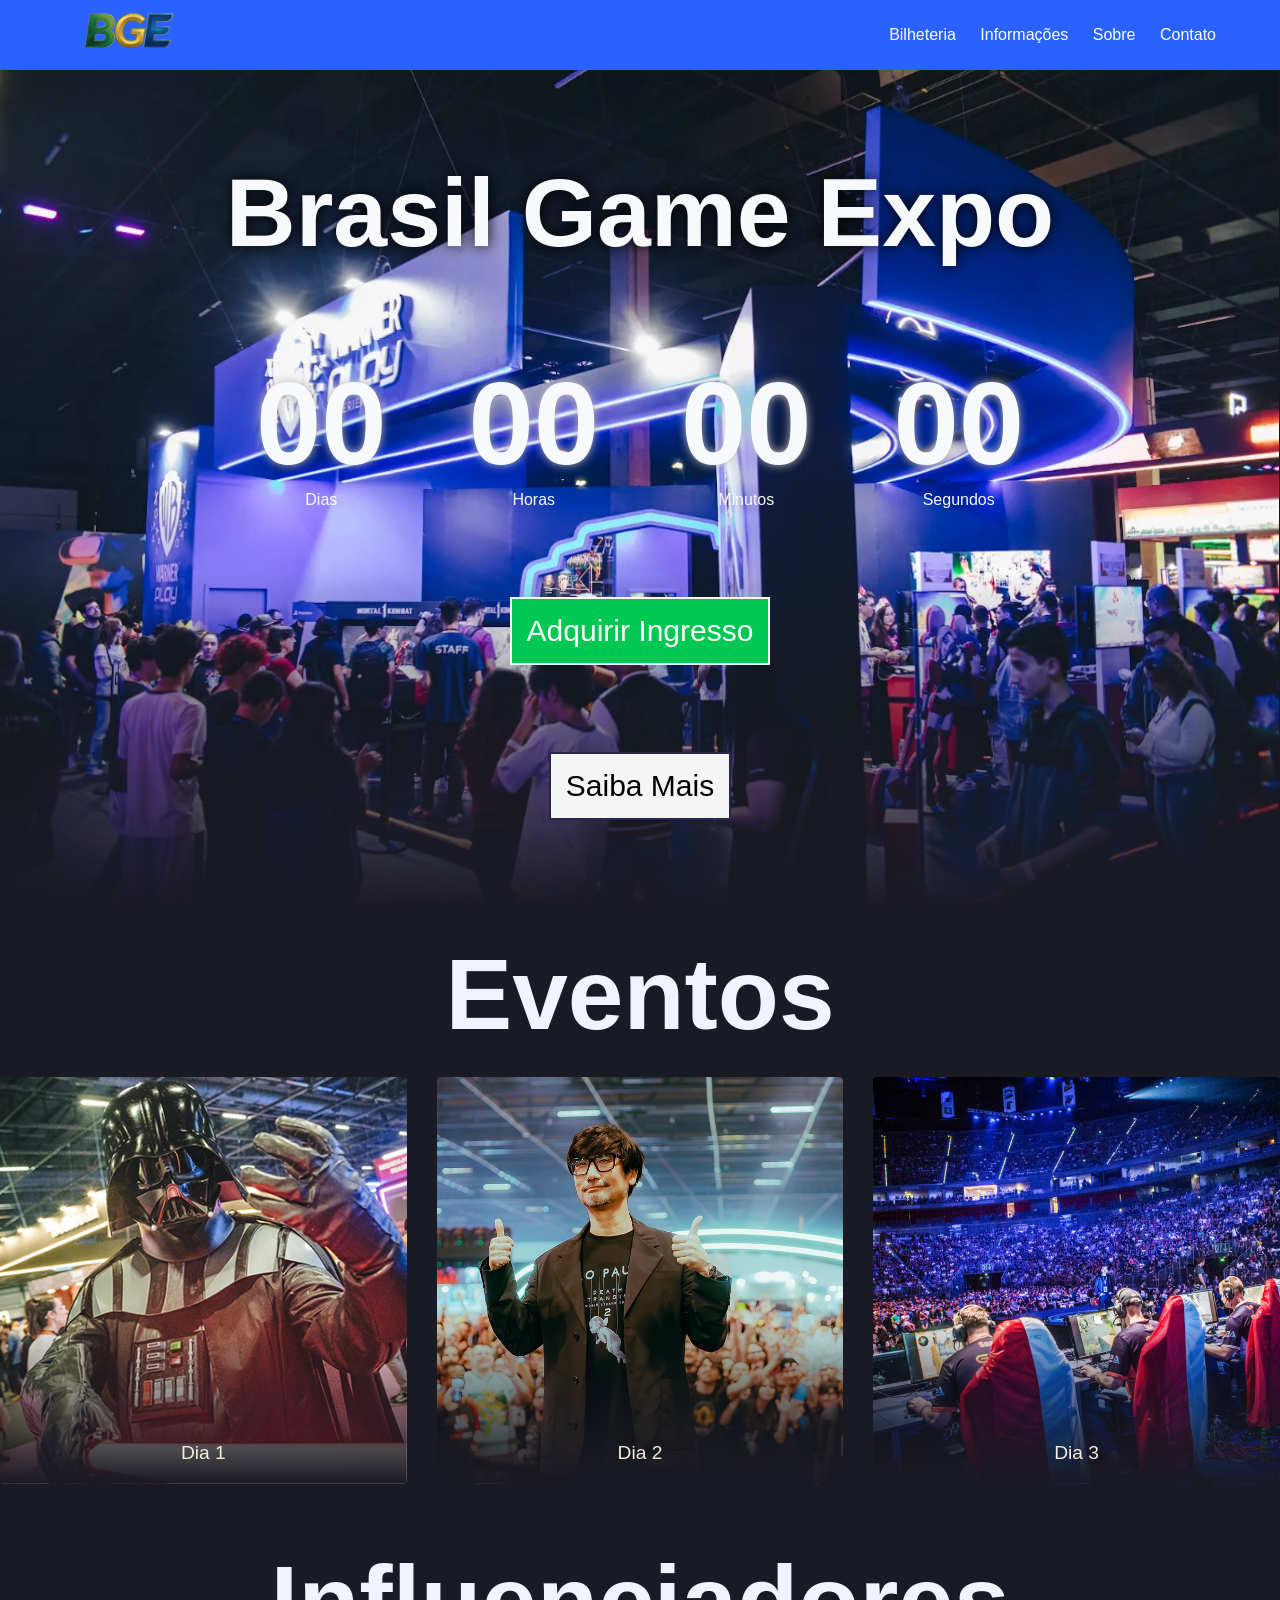
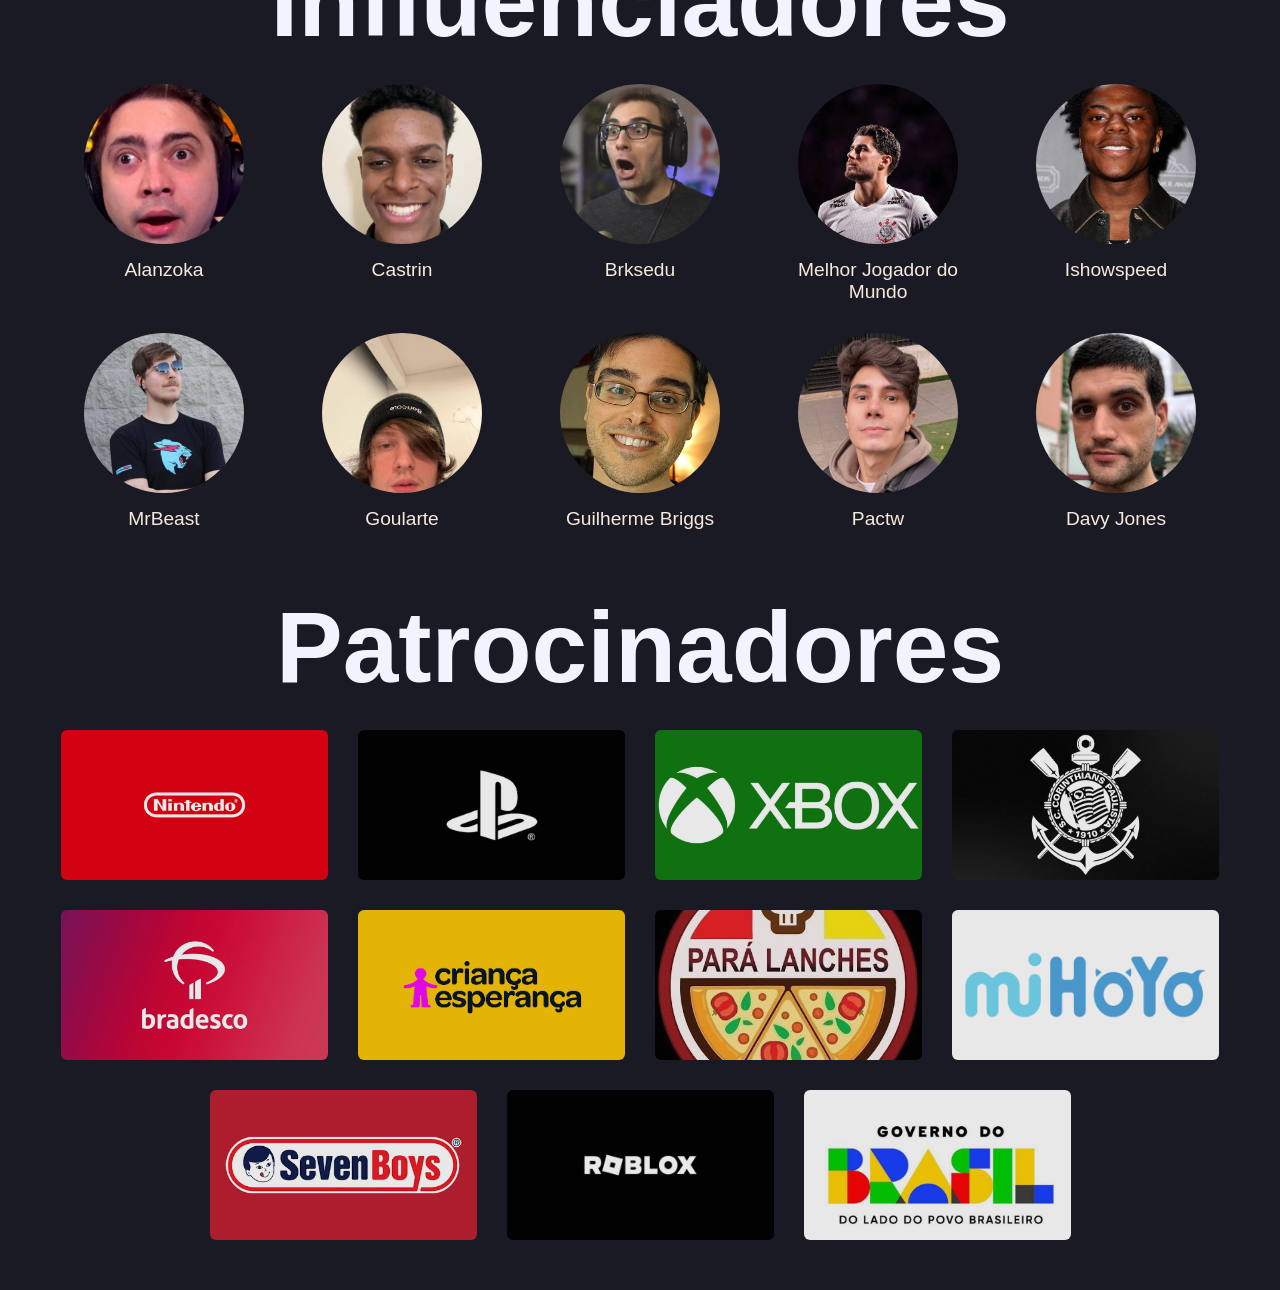
<file: index.html>
<!DOCTYPE html>
<html lang="pt-br">
<head>
    <meta charset="UTF-8">
    <meta name="viewport" content="width=device-width, initial-scale=1.0">
    <link rel="stylesheet" href="css/style.css">
    
   

    <title>Home</title>
</head>
<body>
 <header class="navbar">
        <div class="logo">
            <a href="index.html">
            <img src="img/logobge.png" alt="BGE"> 
            </a>
        </div>
        <nav class="nav-links">
            <a href="ingresso.html">Bilheteria</a>
            <a href="info.html">Informações</a>
            <a href="sobre.html">Sobre</a>
            <a href="contato.html">Contato</a>
        </nav>
    </header>

    <div class="container">
        <div class='title'>            
            <h1>Brasil Game Expo</h1>
            
        </div>

        <div class="countdown">
            <div>
                <h1 id="dias">00</h1>
                <p>Dias</p>
            </div>
            <div>
                <h1 id="horas">00</h1>
                <p>Horas</p>
            </div>
            <div>
                <h1 id="minutos">00</h1>
                <p>Minutos</p>
            </div>
            <div>
                <h1 id="segundos">00</h1>
                <p>Segundos</p>
            </div>
        </div>

        <div class='button' id='btnCadastrar'>            
            <p>Adquirir Ingresso</p>
            
        </div>

        <div class='button2' id='btnInfo'>            
            <p>Saiba Mais</p>
        </div> 
    </div>

    <div class="separar"></div>
    <!-- parte apenas para separar com uma linha -->

    <div class="eventos">
        <h1 id="evento_p">Eventos</h1>

        <div class="carousel">
            <!-- Cards dos eventos  -->
            <div class="produto-grid">
                
                <!-- Card 1 -->
                <div class="evento-card">
                    <a href="info.html" class="link-card dia1">
                        <h3 class="card-title">Dia 1</h3>
                    </a>
                </div>

                <!-- Card 2 -->
                <div class="evento-card">
                    <a href="info.html" class="link-card dia2">
                        <h3 class="card-texto">Dia 2</h3>
                    </a>
                </div>

                <!-- Card 3 -->
                <div class="evento-card">
                    <a href="info.html" class="link-card dia3">
                        <h3 class="card-texto">Dia 3</h3>
                    </a>
                </div>

            </div>
        </div>       
    </div>
    
   <div class="separar"></div>

   <div class="eventos">
        <h1 id="evento_p">Influenciadores</h1>

        
         <div class="influ-grid"> 
                
               
                <div class="influ-box"> 
                    <a href="" class="influ-card influ1"></a>
                    <h3 class="card-texto"> Alanzoka </h3>
                </div>
                
                <div class="influ-box"> 
                    <a href="" class="influ-card influ2"></a>
                    <h3 class="card-texto"> Castrin</h3>
                </div>
               
                <div class="influ-box"> 
                    <a href="" class="influ-card influ3"></a>
                    <h3 class="card-texto"> Brksedu</h3>
                </div>

                <div class="influ-box"> 
                    <a href="" class="influ-card influ4"></a>
                    <h3 class="card-texto">Melhor Jogador do Mundo</h3>
                </div>

                <div class="influ-box"> 
                    <a href="" class="influ-card influ5"></a>
                    <h3 class="card-texto">Ishowspeed</h3>
                </div>

                <div class="influ-box"> 
                    <a href="" class="influ-card influ6"></a>
                    <h3 class="card-texto">MrBeast</h3>
                </div>

                <div class="influ-box"> 
                    <a href="" class="influ-card influ7"></a>
                    <h3 class="card-texto">Goularte</h3>
                </div>

                <div class="influ-box"> 
                    <a href="" class="influ-card influ8"></a>
                    <h3 class="card-texto">Guilherme Briggs</h3>
                </div>

                <div class="influ-box"> 
                    <a href="" class="influ-card influ9"></a>
                    <h3 class="card-texto">Pactw</h3>
                </div>

                <div class="influ-box"> 
                    <a href="" class="influ-card influ10"></a>
                    <h3 class="card-texto">Davy Jones</h3>
                </div>
         </div>
    </div>

     <!--divisão-->
     <div class="separar"></div>
    
     <div class="eventos">
        <h1 id="evento_p">Patrocinadores</h1>
    

     <div class="patrocinadores-grid">
            
            <!-- Patrocinador 1 -->
            <div class="patro-box">
                <a href="#" class="patro-card patro-logo1"></a>
            </div>

            <!-- Patrocinador 2 -->
            <div class="patro-box">
                <a href="#" class="patro-card patro-logo2"></a>
            </div>

            <!-- Patrocinador 3 -->
            <div class="patro-box">
                <a href="#" class="patro-card patro-logo3"></a>
            </div>

            <!-- Patrocinador 4 -->
            <div class="patro-box">
                <a href="#" class="patro-card patro-logo4"></a>
            </div>

            
            <div class="patro-box">
                <a href="#" class="patro-card patro-logo5"></a>
            </div>

            <div class="patro-box">
                <a href="#" class="patro-card patro-logo6"></a>
            </div>

            <div class="patro-box">
                <a href="#" class="patro-card patro-logo7"></a>
            </div>

            <div class="patro-box">
                <a href="#" class="patro-card patro-logo8"></a>
            </div>

            <div class="patro-box">
                <a href="#" class="patro-card patro-logo9"></a>
            </div>

            <div class="patro-box">
                <a href="#" class="patro-card patro-logo10"></a>
            </div>

            <div class="patro-box">
                <a href="#" class="patro-card patro-logo11"></a>
            </div>

        </div>
    </div>

    <script src="javascript/script.js"></script>
</body>
</html>
</file>
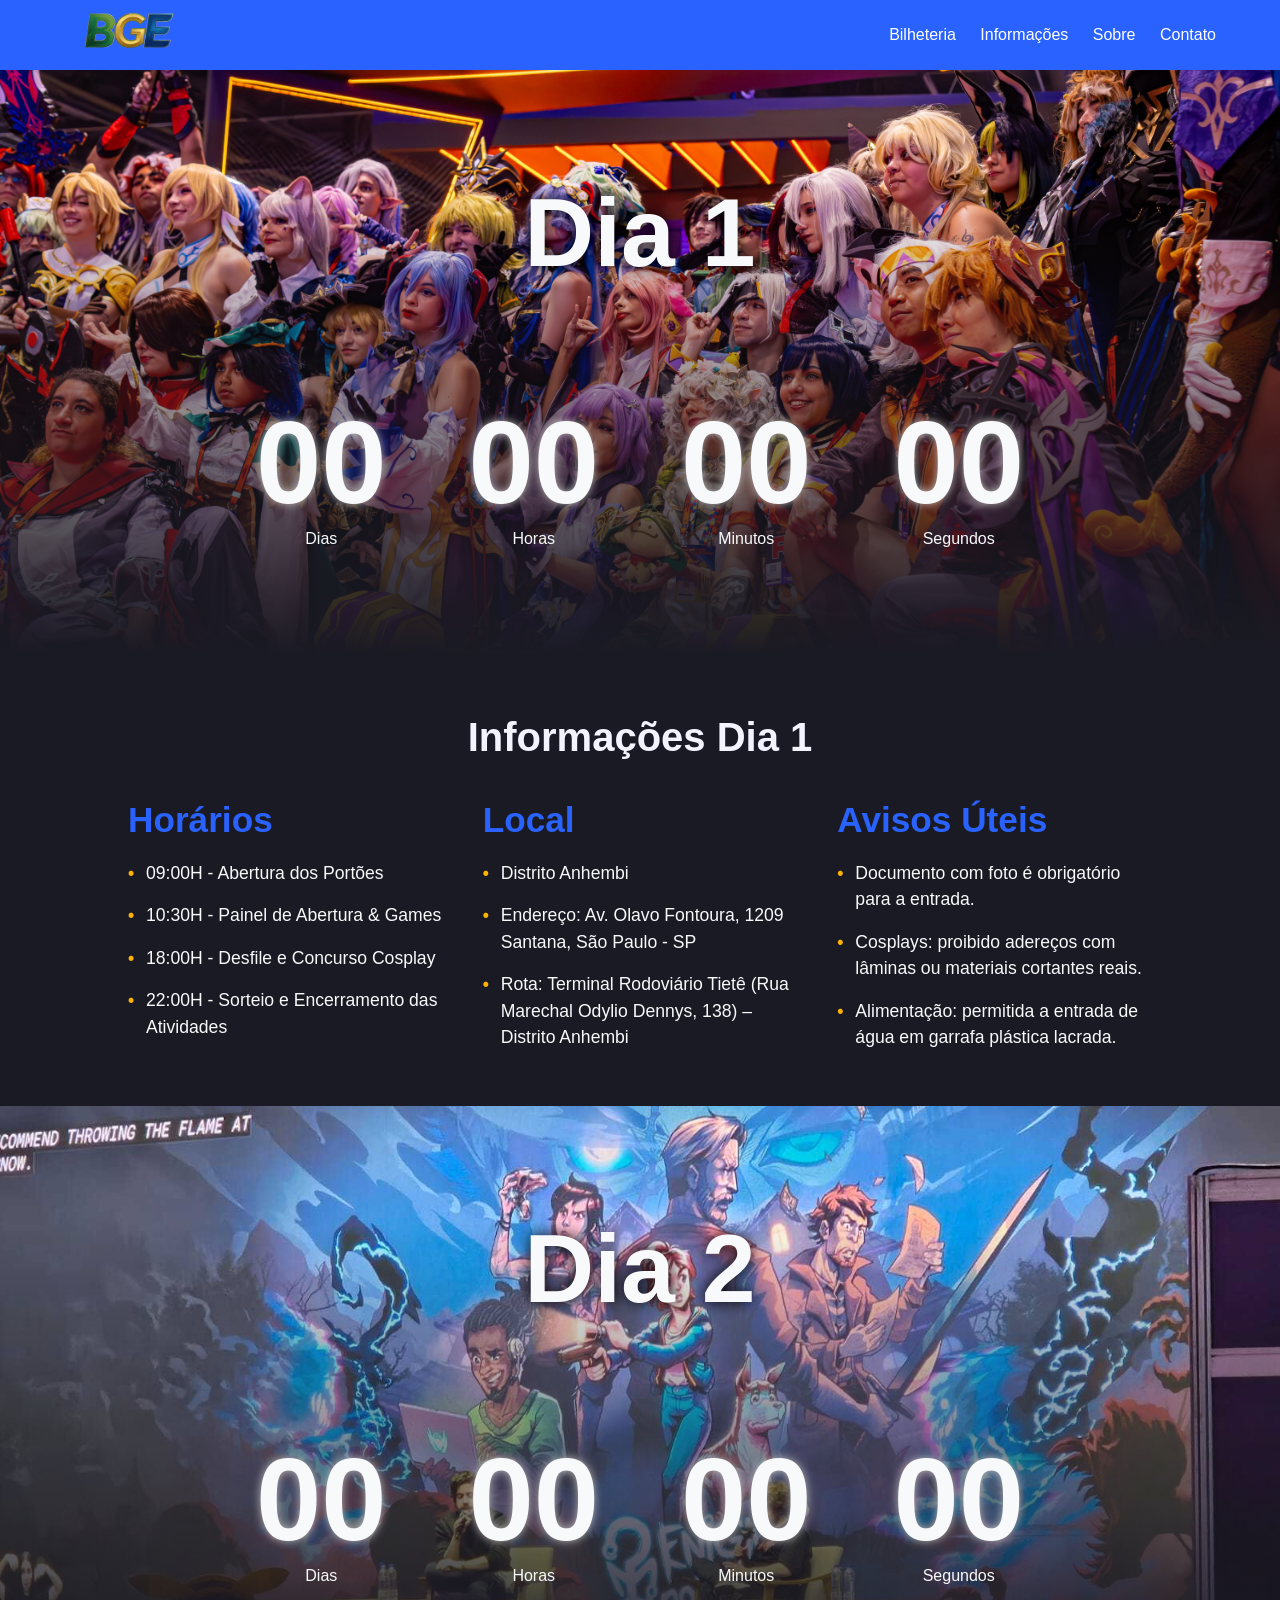
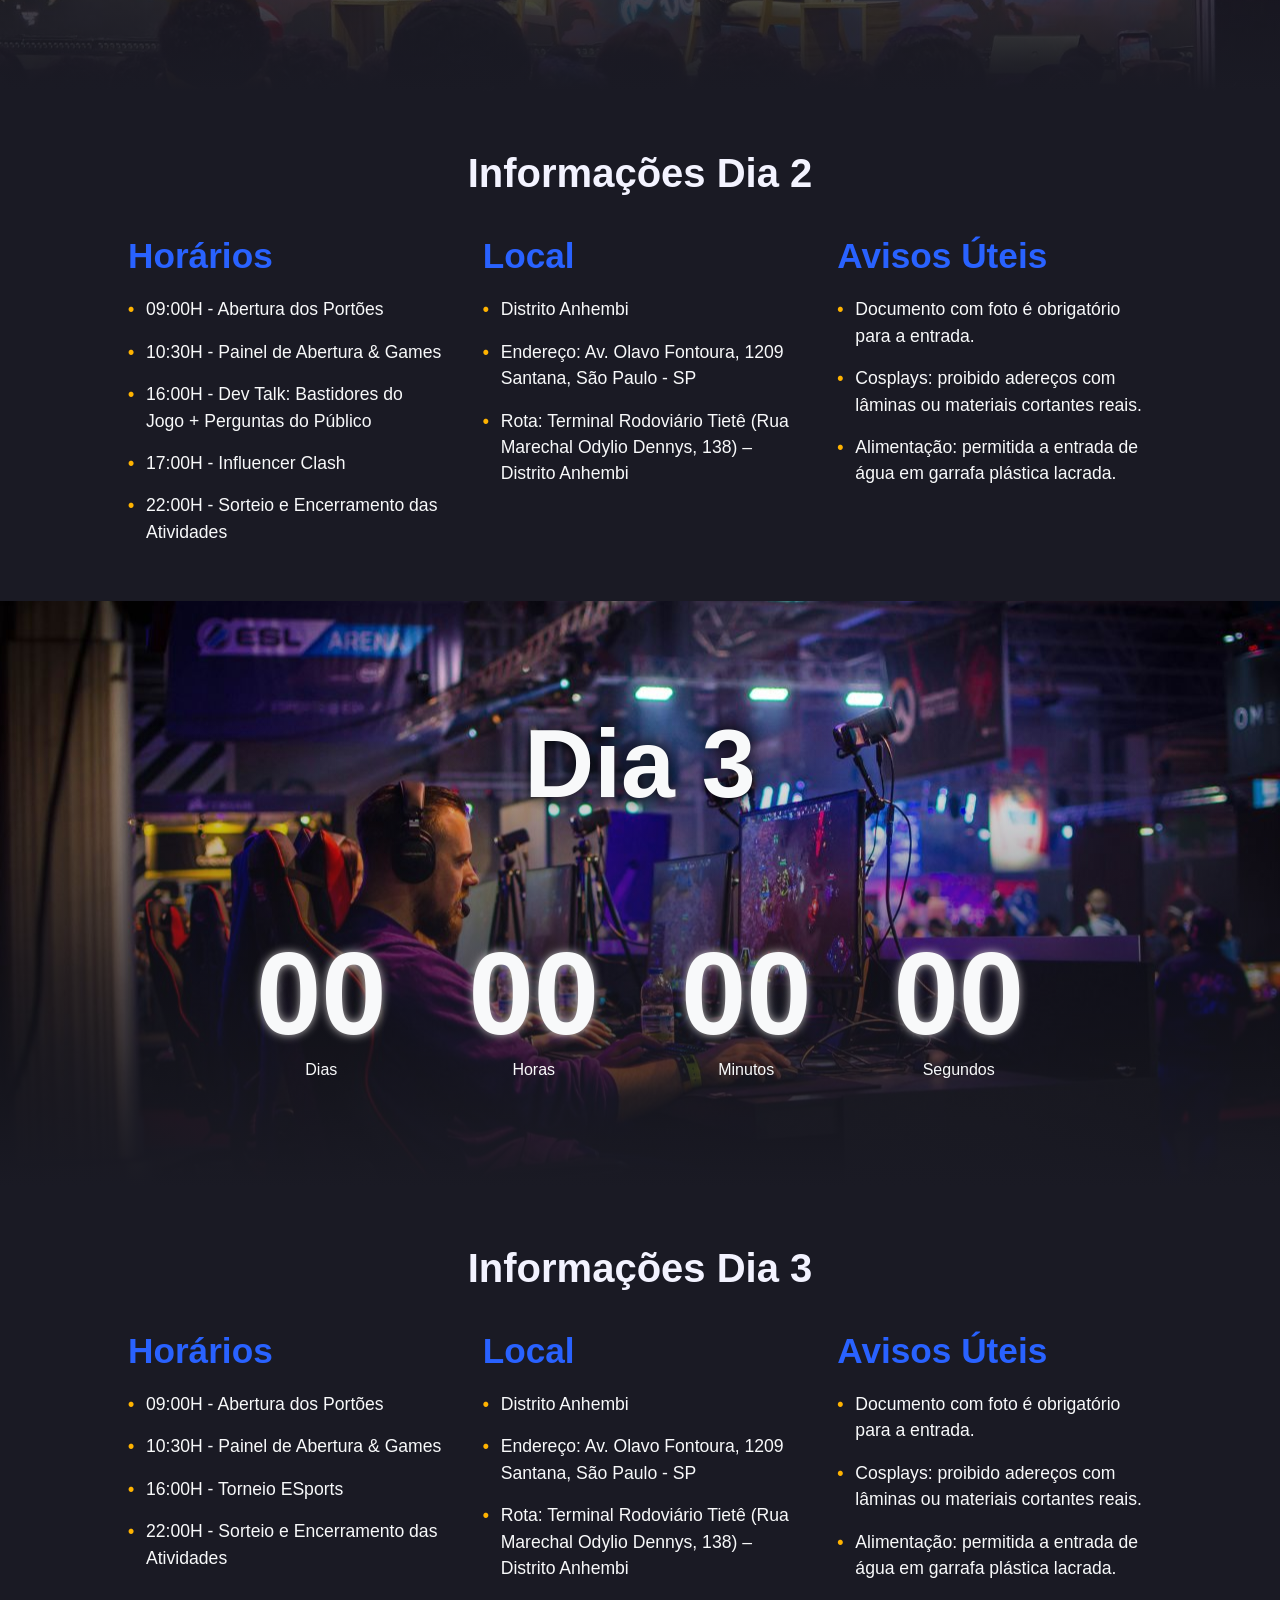
<file: info.html>
<!DOCTYPE html>
<html lang="pt-BR">
<head>
    <meta charset="UTF-8">
    <meta name="viewport" content="width=device-width, initial-scale=1.0">
    <link rel="stylesheet" href="css/info.css">
    <title>Info</title>
</head>
<body>
     <header class="navbar">
        <div class="logo">
            <a href="index.html">
            <img src="img/logobge.png" alt="BGE"> 
            </a>
        </div>
        <nav class="nav-links">
            <a href="ingresso.html">Bilheteria</a>
            <a href="info.html">Informações</a>
            <a href="sobre.html">Sobre</a>
            <a href="contato.html">Contato</a>
        </nav>
    </header>

    <!-- Dia 1 do meu evento -->
    <div class="container">
        <div class='title'>            
            <h1>Dia 1</h1>
        </div>

        <div class="countdown">
            <div>
                <h1 id="dias1">00</h1>
                <p>Dias</p>
            </div>
            <div>
                <h1 id="horas1">00</h1>
                <p>Horas</p>
            </div>
            <div>
                <h1 id="minutos1">00</h1>
                <p>Minutos</p>
            </div>
            <div>
                <h1 id="segundos1">00</h1>
                <p>Segundos</p>
            </div>
        </div>
    </div> 

    <div class="dias">
        <h1 id="dia_1">Informações Dia 1</h1>
        
        <div class="Info_Eventos">
            <div class="Horários">
                <h1 class="Topico">Horários</h1>
                <ul class="Lista">
                    <li>09:00H - Abertura dos Portões</li>
                    <li>10:30H - Painel de Abertura & Games</li>
                    <li>18:00H - Desfile e Concurso Cosplay</li>
                    <li>22:00H - Sorteio e Encerramento das Atividades</li>
                </ul>
            </div>
             
            <div class="Local">
                <h1 class="Topico">Local</h1>
                <ul class="Lista">
                    <li>Distrito Anhembi</li>
                    <li>Endereço: Av. Olavo Fontoura, 1209 Santana, São Paulo - SP</li>
                    <li>Rota: Terminal Rodoviário Tietê (Rua Marechal Odylio Dennys, 138) – Distrito Anhembi</li>
                </ul>
            </div>

            <div class="Avisos">
                <h1 class="Topico">Avisos Úteis</h1>
                <ul class="Lista">
                    <li>Documento com foto é obrigatório para a entrada.</li>
                    <li>Cosplays: proibido adereços com lâminas ou materiais cortantes reais.</li>
                    <li>Alimentação: permitida a entrada de água em garrafa plástica lacrada.</li>
                </ul>
            </div>
        </div>
    </div>   

    <!-- Dia 2 do meu evento -->
    <div class="container2">
        <div class='title'>            
            <h1>Dia 2</h1>
        </div>

        <div class="countdown">
            <div>
                <h1 id="dias2">00</h1>
                <p>Dias</p>
            </div>
            <div>
                <h1 id="horas2">00</h1>
                <p>Horas</p>
            </div>
            <div>
                <h1 id="minutos2">00</h1>
                <p>Minutos</p>
            </div>
            <div>
                <h1 id="segundos2">00</h1>
                <p>Segundos</p>
            </div>
        </div>
    </div> 

    <div class="dias">
        <h1 id="dia_1">Informações Dia 2</h1>
        
        <div class="Info_Eventos">
            <div class="Horários">
                <h1 class="Topico">Horários</h1>
                <ul class="Lista">
                    <li>09:00H - Abertura dos Portões</li>
                    <li>10:30H - Painel de Abertura & Games</li>
                    <li>16:00H - Dev Talk: Bastidores do Jogo + Perguntas do Público</li>
                    <li>17:00H - Influencer Clash</li>
                    <li>22:00H - Sorteio e Encerramento das Atividades</li>
                </ul>
            </div>
             
            <div class="Local">
                <h1 class="Topico">Local</h1>
                <ul class="Lista">
                    <li>Distrito Anhembi</li>
                    <li>Endereço: Av. Olavo Fontoura, 1209 Santana, São Paulo - SP</li>
                    <li>Rota: Terminal Rodoviário Tietê (Rua Marechal Odylio Dennys, 138) – Distrito Anhembi</li>
                </ul>
            </div>

            <div class="Avisos">
                <h1 class="Topico">Avisos Úteis</h1>
                <ul class="Lista">
                    <li>Documento com foto é obrigatório para a entrada.</li>
                    <li>Cosplays: proibido adereços com lâminas ou materiais cortantes reais.</li>
                    <li>Alimentação: permitida a entrada de água em garrafa plástica lacrada.</li>
                </ul>
            </div>
        </div>
    </div>   

    <!-- Dia 3 -->
    <div class="container3">
        <div class='title'>            
            <h1>Dia 3</h1>
        </div>

        <div class="countdown">
            <div>
                <h1 id="dias3">00</h1>
                <p>Dias</p>
            </div>
            <div>
                <h1 id="horas3">00</h1>
                <p>Horas</p>
            </div>
            <div>
                <h1 id="minutos3">00</h1>
                <p>Minutos</p>
            </div>
            <div>
                <h1 id="segundos3">00</h1>
                <p>Segundos</p>
            </div>
        </div>
    </div> 

    <div class="dias">
        <h1 id="dia_1">Informações Dia 3</h1>
        
        <div class="Info_Eventos">
            <div class="Horários">
                <h1 class="Topico">Horários</h1>
                <ul class="Lista">
                    <li>09:00H - Abertura dos Portões</li>
                    <li>10:30H - Painel de Abertura & Games</li>
                    <li>16:00H - Torneio ESports</li>
                    <li>22:00H - Sorteio e Encerramento das Atividades</li>
                </ul>
            </div>
             
            <div class="Local">
                <h1 class="Topico">Local</h1>
                <ul class="Lista">
                    <li>Distrito Anhembi</li>
                    <li>Endereço: Av. Olavo Fontoura, 1209 Santana, São Paulo - SP</li>
                    <li>Rota: Terminal Rodoviário Tietê (Rua Marechal Odylio Dennys, 138) – Distrito Anhembi</li>
                </ul>
            </div>

            <div class="Avisos">
                <h1 class="Topico">Avisos Úteis</h1>
                <ul class="Lista">
                    <li>Documento com foto é obrigatório para a entrada.</li>
                    <li>Cosplays: proibido adereços com lâminas ou materiais cortantes reais.</li>
                    <li>Alimentação: permitida a entrada de água em garrafa plástica lacrada.</li>
                </ul>
            </div>
        </div>
    </div>   

    <script src="javascript/infoscript.js"></script>
</body>
</html>
</file>
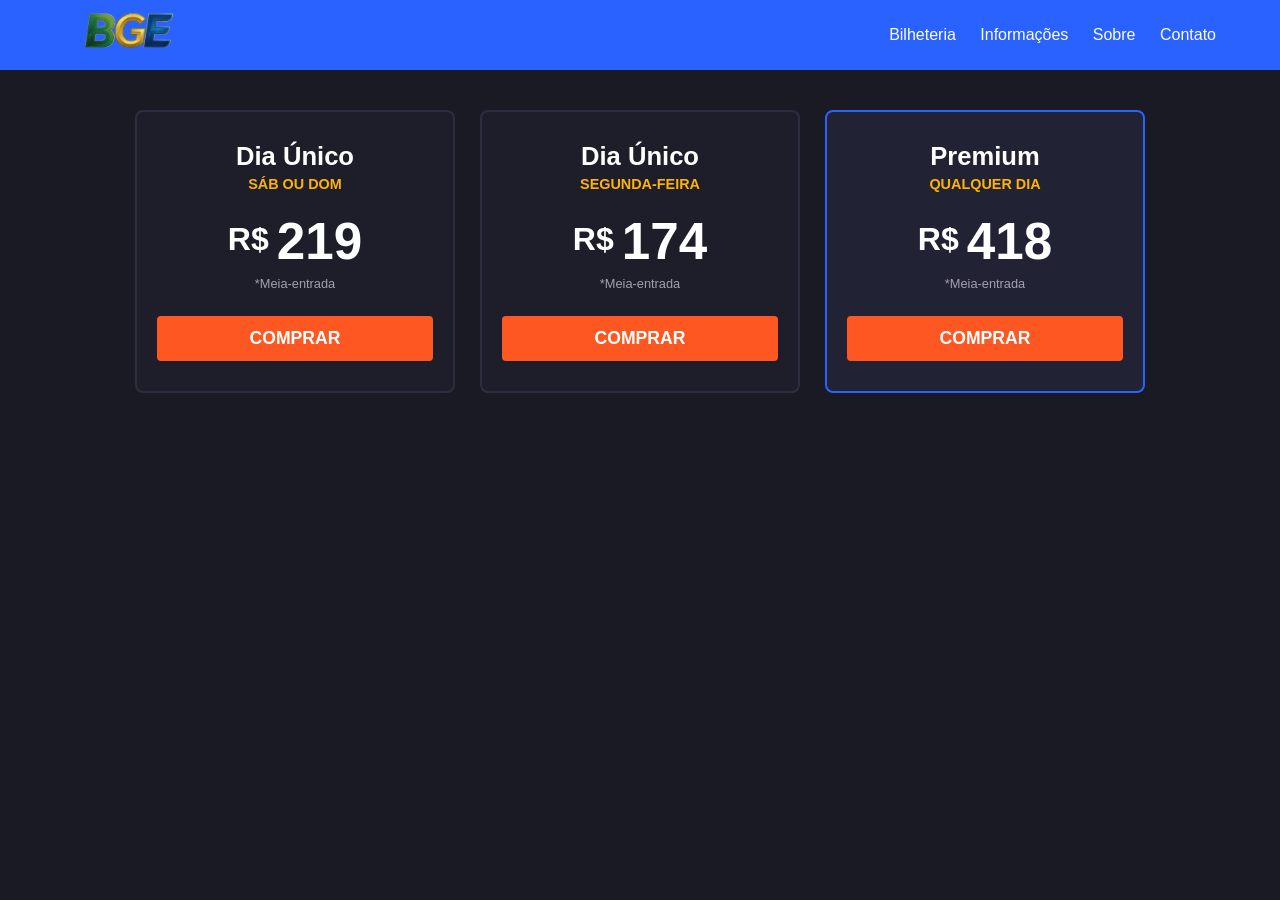
<file: ingresso.html>
<!DOCTYPE html>
<html lang="pt-BR">
<head>
    <meta charset="UTF-8">
    <meta name="viewport" content="width=device-width, initial-scale=1.0">
    <link rel="stylesheet" href="css/ingresso.css">
    <title>Ingressos</title>
</head>
<body>
    <header class="navbar">
        <div class="logo">
            <a href="index.html">
                <img src="img/logobge.png" alt="BGE"> 
            </a>
        </div>
        <nav class="nav-links">
            <a href="ingresso.html">Bilheteria</a>
            <a href="info.html">Informações</a>
            <a href="sobre.html">Sobre</a>
            <a href="contato.html">Contato</a>
        </nav>
    </header>

    <div class="ingressos-grid">
        
        <div class="ingresso-card">
            <h2>Dia Único</h2>
            <p class="ingresso-dias">Sáb ou Dom</p>
            <div class="ingresso-preco">
                <h2 class="moeda">R$</h2>
                <h1 class="valor">219</h1>
            </div>
            <p class="ingresso-obs">*Meia-entrada</p>
            <a href="ingresso.html" class="btn-comprar">Comprar</a>
        </div>

        <div class="ingresso-card">
            <h2>Dia Único</h2>
            <p class="ingresso-dias">Segunda-feira</p>
            <div class="ingresso-preco">
                <h2 class="moeda">R$</h2>
                <h1 class="valor">174</h1>
            </div>
            <p class="ingresso-obs">*Meia-entrada</p>
            <a href="ingresso.html" class="btn-comprar">Comprar</a>
        </div>

        <div class="ingresso-card premium">
            <h2>Premium</h2>
            <p class="ingresso-dias">Qualquer Dia</p>
            <div class="ingresso-preco">
                <h2 class="moeda">R$</h2>
                <h1 class="valor">418</h1>
            </div>
            <p class="ingresso-obs">*Meia-entrada</p>
            <a href="ingresso.html" class="btn-comprar">Comprar</a>
        </div>

    </div>
</body>
</html>
</file>
<file: css/style.css>
* {
    margin: 0;
    padding: 0;
    box-sizing: border-box;
    font-family: 'Segoe UI', Tahoma, Geneva, Verdana, sans-serif;
}

.eu {
    width: 200px;
    margin-bottom: 90px;
}

.navbar {
    display: flex;
    justify-content: space-between;
    align-items: center;
    background-color: #2962FF; 
    padding: 15px 5%;
    height: 70px;
}


.logo, .logo a {
    display: flex;
    align-items: center;
    height: 100%;
}


.logo img {
    height: 70px;          
    width: auto;           
    object-fit: contain;   
}

.nav-links a {
    color: #FFFFFF;
    text-decoration: none;
    margin-left: 20px;
    font-weight: 500;
    transition: color 0.3s;
}

.nav-links a:hover {
    color: #FFB300; 
}

body {
    background-size: 100%;
    background-repeat: no-repeat;
    color: #F8F9FA;
    
}

.normal {
    background-color: #f7f7f7;
}

.container {
    display: flex;
    flex-direction: column;
    height: 93vh;
    align-items: center;
    justify-content: space-evenly;
    text-align: center;
    background: linear-gradient(to bottom, rgba(0, 0, 0, 0) 60%, #1A1A24 100%), 
                url('../img/fundo-expo.png') no-repeat center center;
    background-size: cover;
}

h3 {
    font-size: 20px;
    color: rgb(251, 255, 255);
    
}

.title {
    font-size: calc(10px + 3vw);
    
    text-shadow: 0 0 15px rgb(2, 2, 2);
    
}

.title p {
    font-size: calc(10px + 1vw);
    color: rgb(254, 255, 255);
   
    
}

.countdown {
    display: flex;
    width: 60vw;
    justify-content: space-between;
    flex-wrap: wrap;
    
}

.countdown h1 {
    font-size: calc(15px + 8vw);
    text-shadow: 0 0 10px rgb(189, 185, 185);
    
}

.button {
    background-color: #00C853;
    color: rgb(255, 254, 254);
    padding: 15px;
    font-size: 30px;
    cursor: pointer;
    border: solid 2px whitesmoke;
    
}

.button2 {
    background-color: whitesmoke;
    color: rgb(0, 0, 0);
    padding: 15px;
    font-size: 30px;
    cursor: pointer;
    border: solid 2px #27274e;
    
}

.button2:hover {
    background-color: #0b130e;
    color: whitesmoke;
    
}

.button:hover {
    background-color: #01471e;
    color: whitesmoke;
    
}

.separar {
    display: flex;
    justify-content: space-between;
    align-items: center;
    background-color: #1A1A24; 
    padding: 15px 5%;
    height: 5%;
}

.eventos {
    color: #f3f3ff;
    display: flex;
    flex-direction: column;
    align-items: center;
    justify-content: space-between;
    background-color: #1A1A24;
    font-size: 50px;
}

#evento_p{
    margin-bottom: 25px;
}

.carousel {
    width: 100%;
    overflow: hidden;
    
}

.produto-grid {
    display: flex;
    gap: 30px; 
    overflow-x: scroll; 
    padding-bottom: 15px;
    scroll-snap-type: x mandatory; 
    scrollbar-width: none; 
}

.produto-grid::-webkit-scrollbar {
    display: none;
}

.evento-card {
    flex: 0 0 calc(33.333% - 20px); 
    min-width: 280px; 
    text-align: center;
    scroll-snap-align: start; 
   
}


.link-card {
    text-decoration: none;
    display: flex;
    flex-direction: column;
    justify-content: flex-end; 
    padding-bottom: 20px;
    width: 100%;
    aspect-ratio: 1 / 1; 
    border-radius: 4px; 
    margin-bottom: 15px;
    background-size: cover;
    background-position: center;
    background-repeat: no-repeat;
    transition: transform 0.3s;
}


.evento-card:hover .link-card {
    transform: scale(1.03);
}

.card-title, .card-texto {
    font-family: 'Segoe UI', Tahoma, Geneva, Verdana, sans-serif;
    font-size: 1.2rem;
    font-weight: normal;
    color: #f7eadd;
}


.dia1 {
    background-image: linear-gradient(to bottom, rgba(0, 0, 0, 0) 60%, #1A1A24 100%), 
                      url('../img/cosplay.jpg');
}

.dia2 {
    background-image: linear-gradient(to bottom, rgba(0, 0, 0, 0) 60%, #1A1A24 100%), 
                      url('../img/goat.jpg');
}

.dia3 {
    background-image: linear-gradient(to bottom, rgba(0, 0, 0, 0) 60%, #1A1A24 100%), 
                      url('../img/esports.jpeg');
}

@media (max-width: 900px) {
    .evento-card {
        flex: 0 0 calc(50% - 15px); 
    }
}

@media (max-width: 600px) {
    .evento-card {
        flex: 0 0 100%; 
    }
}


.influ-grid {
    display: flex;
    justify-content: center; 
    gap: 30px;             
    flex-wrap: wrap;       
    width: 100%;
    max-width: 1200px;     
    padding: 0 20px 30px 20px;
}


.influ-box {
    flex: 0 0 calc(20% - 24px);
    min-width: 150px; 
    display: flex;
    flex-direction: column;
    align-items: center;
    text-align: center;
    scroll-snap-align: start; 
}


.influ-card {
    text-decoration: none;
    display: block; 
    width: 160px;        
    height: 160px;       
    aspect-ratio: 1 / 1; 
    border-radius: 50%;  
    overflow: hidden;    
    margin-bottom: 15px; 
    background-size: cover;
    background-position: center;
    background-repeat: no-repeat;
    transition: transform 0.3s;
}


.influ-box:hover .influ-card {
    transform: scale(1.05);
}


.influ1 {
    background-image: url('../img/alanzoka.jpg');
}

.influ2 {
    background-image: url('../img/castrin.jpg');
}

.influ3 {
    background-image: url('../img/Brksedu.jpg');
}

.influ4 {
    background-image: url('../img/pedroraul.jpg');
}

.influ5 {
    background-image: url('../img/ishowspeed.jpg');
}

.influ6 {
    background-image: url('../img/mrbeast.jpg');
}

.influ7 {
    background-image: url('../img/goularte.jpg');
}

.influ8 {
    background-image: url('../img/guilhermebriggs.png');
}

.influ9 {
    background-image: url('../img/Pactw.jpg');
}

.influ10 {
    background-image: url('../img/davy%20jones.jpg');
}

/* Parte dos patrocinadores*/

.patrocinadores-grid {
    background-color: #1A1A24;
    display: flex;
    justify-content: center;
    gap: 30px;
    flex-wrap: wrap; 
    width: 100%;
    max-width: 1200px;
    padding: 0 20px 50px 20px;
}


.patro-box {
   
    flex: 0 0 calc(25% - 23px);
    min-width: 200px; 
}


.patro-card {
    display: block;
    width: 100%;
    aspect-ratio: 16 / 9; 
    background-color: #242432; 
    border-radius: 6px;
    background-size: cover; 
    background-position: center;
    background-repeat: no-repeat;
    opacity: 0.9; 
    transition: opacity 0.3s, transform 0.3s;
}


.patro-box:hover .patroc-card {
    opacity: 1;
    transform: translateY(-3px); 
}


.patro-logo1 {
    background-image: url('../img/nintendo.jpg');
}

.patro-logo2 {
    background-image: url('../img/playstation.png');
}

.patro-logo3 {
    background-image: url('../img/xbox.jpg');
}

.patro-logo4 {
    background-image: url('../img/corinthians.jpg');
    width: 100%;
}

.patro-logo5 {
    background-image: url('../img/bradesco.webp');
    width: 100%;
}

.patro-logo6 {
    background-image: url('../img/criaesperanca.png');
    width: 100%;
}

.patro-logo7 {
    background-image: url('../img/paralanches.jpg');
    width: 100%;
}

.patro-logo8 {
    background-image: url('../img/mihoyoo.png');
    width: 100%;
}

.patro-logo9 {
    background-image: url('../img/pao.png');
    width: 100%;
}

.patro-logo10 {
    background-image: url('../img/roblox.jpg');
    width: 100%;
}

.patro-logo11 {
    background-image: url('../img/gov.jpg');
    width: 100%;
}


@media (max-width: 600px) {
    .patro-box {
        flex: 0 0 calc(50% - 15px);
    }
}
</file>
<file: css/info.css>
* {
    margin: 0;
    padding: 0;
    box-sizing: border-box;
    font-family: 'Segoe UI', Tahoma, Geneva, Verdana, sans-serif;
}

.eu {
    width: 200px;
    margin-bottom: 90px;
}

.navbar {
    display: flex;
    justify-content: space-between;
    align-items: center;
    background-color: #2962FF; 
    padding: 15px 5%;
    height: 70px;
}


.logo, .logo a {
    display: flex;
    align-items: center;
    height: 100%;
}


.logo img {
    height: 70px;          
    width: auto;           
    object-fit: contain;   
}

.nav-links a {
    color: #FFFFFF;
    text-decoration: none;
    margin-left: 20px;
    font-weight: 500;
    transition: color 0.3s;
}

.nav-links a:hover {
    color: #FFB300; 
}

body {
    background-size: 100%;
    background-repeat: no-repeat;
    color: #F8F9FA;
    background-color: #1A1A24;
}

.normal {
    background-color: #f7f7f7;
}

/* Aplicando as correções de gradiente e tamanho nas 3 variações de container */
.container, .container2, .container3 {
    display: flex;
    flex-direction: column;
    height: 65vh; 
    align-items: center;
    justify-content: space-evenly;
    text-align: center;
    background-size: cover;
    background-position: center center;
    background-repeat: no-repeat;
}

.container {
    background-image: linear-gradient(to bottom, rgba(0, 0, 0, 0) 20%, #1A1A24 100%), 
                      url('../img/cosplaygames.jpg');
}

.container2 {
    background-image: linear-gradient(to bottom, rgba(0, 0, 0, 0) 20%, #1A1A24 100%), 
                      url('../img/gamescom-imagem-4.jpg'); /* Altere o caminho da imagem do Dia 2 se desejar */
}

.container3 {
    background-image: linear-gradient(to bottom, rgba(0, 0, 0, 0) 20%, #1A1A24 100%), 
                      url('../img/esports3.jpg'); /* Altere o caminho da imagem do Dia 3 se desejar */
}

h3 {
    font-size: 20px;
    color: rgb(251, 255, 255);
}

.title {
    font-size: calc(10px + 3vw);
    text-shadow: 0 0 15px rgb(2, 2, 2);
}

.title p {
    font-size: calc(10px + 1vw);
    color: rgb(254, 255, 255);
}

.countdown {
    display: flex;
    width: 60vw;
    justify-content: space-between;
    flex-wrap: wrap;
}

.countdown h1 {
    font-size: calc(15px + 8vw);
    text-shadow: 0 0 10px rgb(189, 185, 185);
}

.separar {
    display: flex;
    justify-content: space-between;
    align-items: center;
    background-color: #1A1A24; 
    padding: 15px 5%;
    height: 5%;
}

.dias {
    color: #f3f3ff;
    display: flex;
    flex-direction: column;
    align-items: center; 
    background-color: #1A1A24;
    width: 100%;
    padding: 60px 10% 40px 10%; 
}

#dia_1 {
    margin-bottom: 40px;
    font-size: 2.5rem;
}

.Info_Eventos {
    background-color: #1A1A24;
    width: 100%;
    max-width: 1200px;
    display: flex;
    justify-content: space-between;
    gap: 40px;
}

.Horários, .Local, .Avisos {
    display: flex;
    flex-direction: column;
    align-items: flex-start;
    text-align: left;
    flex: 1;
    max-width: 360px;
}

.Topico {
    font-size: 2.2rem;
    color: #2962FF;
    margin-bottom: 20px;
}

.Lista {
    list-style: none;
    width: 100%;
}

.Lista li {
    font-size: 1.1rem;
    color: #F8F9FA;
    margin-bottom: 16px;
    line-height: 1.5;
    position: relative;
    padding-left: 18px;
}

.Lista li::before {
    content: "•";
    color: #FFB300;
    font-weight: bold;
    position: absolute;
    left: 0;
}

@media (max-width: 900px) {
    .Info_Eventos {
        flex-direction: column;
        align-items: center;
        gap: 50px;
    }
    
    .Horários, .Local, .Avisos {
        max-width: 100%;
        width: 100%;
    }
}
</file>
<file: css/ingresso.css>
* {
    margin: 0;
    padding: 0;
    box-sizing: border-box;
    font-family: 'Segoe UI', Tahoma, Geneva, Verdana, sans-serif;
}

.eu {
    width: 200px;
    margin-bottom: 90px;
}

.navbar {
    display: flex;
    justify-content: space-between;
    align-items: center;
    background-color: #2962FF; 
    padding: 15px 5%;
    height: 70px;
}


.logo, .logo a {
    display: flex;
    align-items: center;
    height: 100%;
}


.logo img {
    height: 70px;          
    width: auto;           
    object-fit: contain;   
}

.nav-links a {
    color: #FFFFFF;
    text-decoration: none;
    margin-left: 20px;
    font-weight: 500;
    transition: color 0.3s;
}

.nav-links a:hover {
    color: #FFB300; 
}

body {
    background-size: 100%;
    background-repeat: no-repeat;
    color: #1A1A24;
    background-color: #1A1A24;
}

.ingressos-grid {
    display: flex;
    justify-content: center;
    gap: 25px;
    flex-wrap: wrap;
    width: 100%;
    max-width: 1100px;
    padding: 40px 20px 50px 20px;
    margin: 0 auto;
}

.ingresso-card {
    background-color: #1e1e2a; 
    border: 2px solid #2d2d3f;
    border-radius: 8px;
    padding: 30px 20px;
    flex: 1 1 280px;
    max-width: 320px;
    display: flex;
    flex-direction: column;
    align-items: center;
    text-align: center;
}

.ingresso-card.premium {
    border-color: #2962FF; 
    background-color: #222235;
}

.ingresso-card h2 {
    font-size: 1.6rem;
    color: #FFFFFF;
    margin-bottom: 5px;
}

.ingresso-dias {
    font-size: 0.9rem;
    color: #FFB300; 
    text-transform: uppercase;
    font-weight: bold;
    margin-bottom: 20px;
}

.ingresso-preco {
    display: flex;
    align-items: center;
    justify-content: center;
    gap: 8px;
    margin-bottom: 5px;
    color: #FFFFFF;
}

.ingresso-preco .moeda {
    font-size: 2rem;
    font-weight: bold;
    color: #FFFFFF;
}

.ingresso-preco .valor {
    font-size: 3.2rem;
    font-weight: bold;
    color: #FFFFFF;
}

.ingresso-obs {
    font-size: 0.8rem;
    color: #a0a0b0;
    margin-bottom: 25px;
}

.btn-comprar {
    text-decoration: none;
    background-color: #FF5722; 
    color: #FFFFFF;
    width: 100%;
    padding: 12px 0;
    font-size: 1.1rem;
    font-weight: bold;
    text-transform: uppercase;
    border-radius: 4px;
    transition: background-color 0.2s, transform 0.2s;
}

.btn-comprar:hover {
    background-color: #E64A19;
    transform: translateY(-2px);
}
</file>
